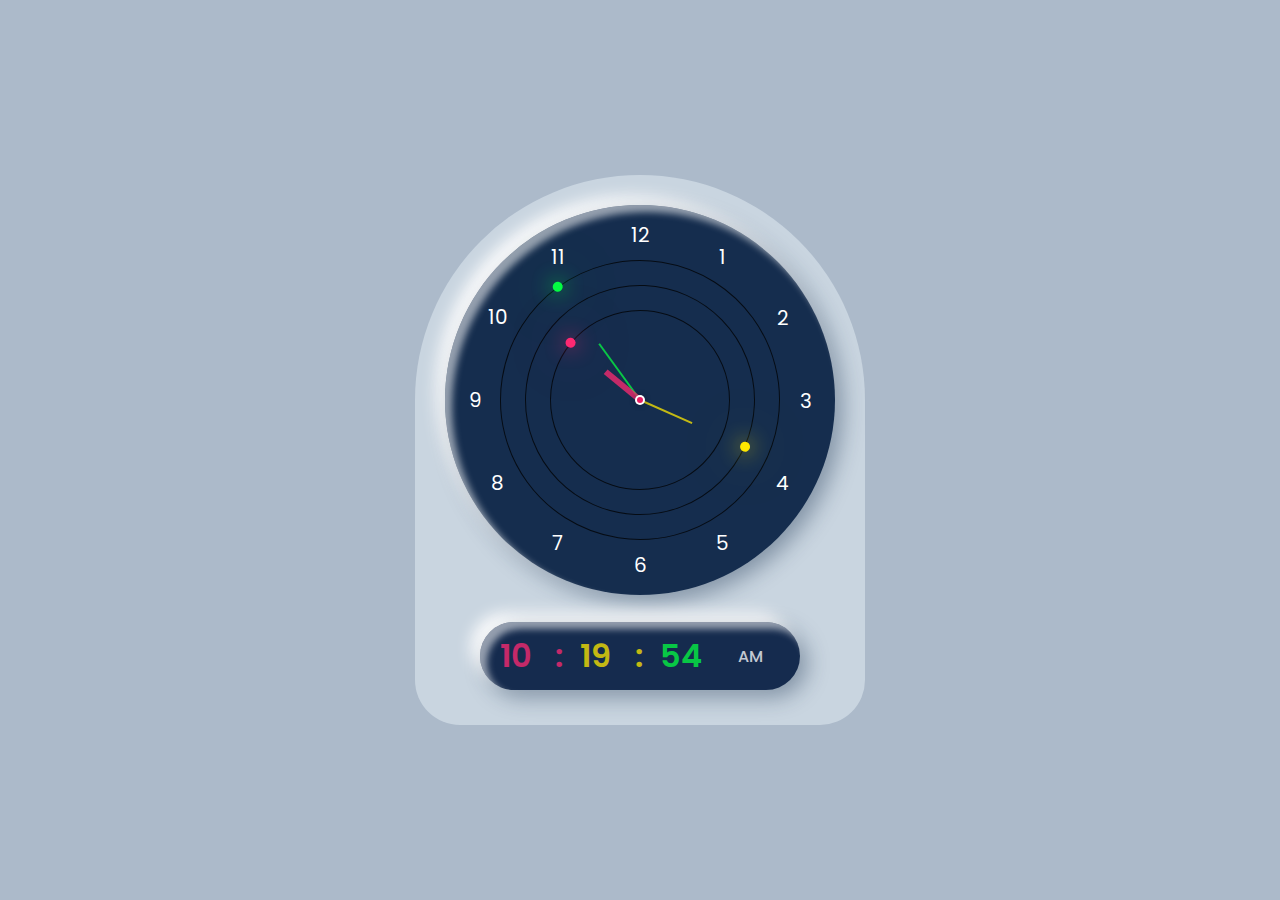
<file: index.html>
<!DOCTYPE html>
<html lang="en">
<head>
    <meta charset="UTF-8">
    <meta name="viewport" content="width=device-width, initial-scale=1.0">
    <title>Clock</title>
    <link rel="stylesheet" href="stylex.css">
</head>
<body>
   <div class="clock">
    <div class="numbers">
    <div class="circle" id="sec" style="--clr:#04fc43;"><i></i></div>
    <div class="circle" id="min" style="--clr:#fee800;"><i></i></div>
    <div class="circle" id="hrs" style="--clr:#ff2972;"><i></i></div>
    <span style="--i:0;"><b>12</b></span>
    <span style="--i:1;"><b>1</b></span>
    <span style="--i:2;"><b>2</b></span>
    <span style="--i:3;"><b>3</b></span>
    <span style="--i:4;"><b>4</b></span>
    <span style="--i:5;"><b>5</b></span>
    <span style="--i:6;"><b>6</b></span>
    <span style="--i:7;"><b>7</b></span>
    <span style="--i:8;"><b>8</b></span>
    <span style="--i:9;"><b>9</b></span>
    <span style="--i:10;"><b>10</b></span>
    <span style="--i:11;"><b>11</b></span> 
    </div>
    <!--Digital Clock-->
    <div id="time">
        <div id="hour"  style="--clr:#ff2972;">00</div>
        <div id="minutes" style="--clr:#fee800;">00</div>
        <div id="seconds" style="--clr:#04fc43;">00</div>
        <div id="ampm" style="--clr:#fff;">AM</div>
    </div>
   </div>
   <script>
    let hr = document.querySelector('#hrs');
    let mn = document.querySelector('#min');
    let sc = document.querySelector('#sec');

    setInterval(()=>{
    let day = new Date();
    let hh = day.getHours() * 30;
    let mm = day.getMinutes() * 6;
    let ss = day.getSeconds() * 6;


   hr.style.transform = `rotateZ(${hh+(mm/12)}deg)`;
   mn.style.transform = `rotateZ(${mm}deg)`;
   sc.style.transform = `rotateZ(${ss}deg)`;
  
    // Digital Clock
    let hour = document.getElementById('hour');
    let minutes = document.getElementById('minutes');
    let seconds = document.getElementById('seconds');
    let ampm = document.getElementById('ampm');


    let h = new Date().getHours();
    let m = new Date().getMinutes();
    let s = new Date().getSeconds();


    var am = h >=12 ? 'PM' : 'AM';

    // Convert 24Hrs Clock to 12Hrs Clock
    if(h > 12){
        h = h -12;
    }   

    // Add Zero Befone Single Digit Nimber
    h = (h < 10) ? "0" + h : h;
    m = (m < 10) ? "0" + m : m;
    s = (s < 10) ? "0" + s : s;
    
    

    hour.innerHTML = h;
    minutes.innerHTML = m;
    seconds.innerHTML = s;
    ampm.innerHTML = am;
    })
   </script>
</body>
</html>
</file>
<file: stylex.css>
@import url('https://fonts.googleapis.com/css2?family=Plus+Jakarta+Sans:ital,wght@0,300;0,500;0,600;0,700;1,400;1,500;1,600&family=Poppins:ital,wght@0,300;0,400;0,500;0,600;0,700;0,800;0,900;1,100&display=swap');
*
{
    margin: 0;
    padding: 0;
    box-sizing: border-box;
    font-family: 'Poppins', sans-serif;
}
body
{
    display: flex;
    justify-content: center;
    align-items: center;
    min-height: 100vh;
    background: #acbaca;
}
.clock
{
    position: relative;
    width: 450px;
    height: 550px;
    display: flex;
    justify-content: center;
    align-items: center;
    background: #c9d5e0;
    border-radius: 50px;
    border-top-left-radius: 250px;
    border-top-right-radius: 250px;
    box-shadow: 45px 45px 45px -15px rgba(0, 0, 0, 0.15),
    inset 15px 15px 10px rgba(255, 255, 255,0.75 ),
    -15 -15 35px rgba(255, 255,255,0.55),
    inset -15 -15 35px rgba(0, 0, 0, 0.2);
}
.numbers
{
   position: absolute;
   top: 30px;
   width: 390px;
   height: 390px;
   background: #152d4e;
   border-radius: 50%;
   display: flex;
   justify-content: center;
   align-items: center;
   box-shadow: 7px 7px 22px #152d4a66,
   inset 7px 7px 7px rgba(255, 255, 255,0.55),
   -9px -9px 15px rgba(255, 255, 255, 1);
}
.numbers::before
{
    content: '';
    position: absolute;
    width: 4px;
    height: 4px;
    border-radius: 50%;
    background: #e91e61;
    z-index: 100000;
    box-shadow: 0 0 0 1px #e91e63,
    0 0 0 3px #fff,
    0 0 5px 5px rgba(0, 0, 0, 0.15);
}
.numbers span
{
    position: absolute;
    inset: 15px;
    text-align: center;
    color: #fff;
    font-size: 1.25em;
    transform: rotate(calc(30deg * var(--i)));
}
.numbers span b 
{
    font-weight: 400;
    display: inline-block;
    transform: rotate(calc(-30deg * var(--i)));
}
.numbers .circle
{
    position: absolute;
    width: 280px;
    height: 280px;
    border: 1px solid rgba(0, 0, 0, 0.75);
    border-radius: 50%;
    display: flex;
    justify-content: center;
    align-items: flex-start;
    z-index: 10;
}
.numbers .circle i 
{
  position: absolute;
  width: 6px;
  height: 50%;
  background: var(--clr);
  opacity: 0.75;
  transform-origin: bottom;
  transform: scaleY(0.5);
}
.numbers .circle#sec i
{
    width: 2px;
}
.numbers .circle#min i
{
    width: 2px;
}
.numbers .circle#min 
{
    width: 230px;
    height: 230px;
}

.numbers .circle#hrs 
{
    width: 180px;
    height: 180px;
}
.numbers .circle::before
{
    content: '';
    position: absolute;
    top: -6px;
    left: 50%;
    width: 10px;
    height: 10px;
    background: var(--clr);
    border-radius: 50%;
    transform: translateX(-50%);
    box-shadow: 0 0 20px var(--clr),
    0 0 60px var(--clr);
}
#time
{
    position: absolute;
    bottom: 35px;
    display: flex;
    padding: 10px 20px;
    font-size: 2em;
    font-weight: 600;
    border-radius: 40px;
    background: #152b4e;
    box-shadow: 7px 7px 22px #152d4a66,
    inset 7px 7px 7px rgba(255, 255, 255,0.55),
    -9px -9px 15px rgba(255, 255, 255, 1);
}
#time div
{
    position: relative;
    width: 60px;
    text-align: centere;
    color: var(--clr);
    opacity: 0.75;
}
#time div:last-child
{
    font-size: 0.5em;
    display: flex;
    justify-content: center;
    align-items: center;
    font-weight: 500;
}
#time div:nth-child(1)::after,
#time div:nth-child(2)::after
{
    content: ':';
    position: absolute;
    right: -4px;
}
#time div:nth-child(2)::after
{
    animation: animate 1s ateps(1) infinite;
}
@keyframes animate
{
    0%
    {
        opacity: 1;
    }
    50%
    {
        opacity: 0;
    }
}
#minutes, #seconds{
    margin-left: 20px;
}
</file>
